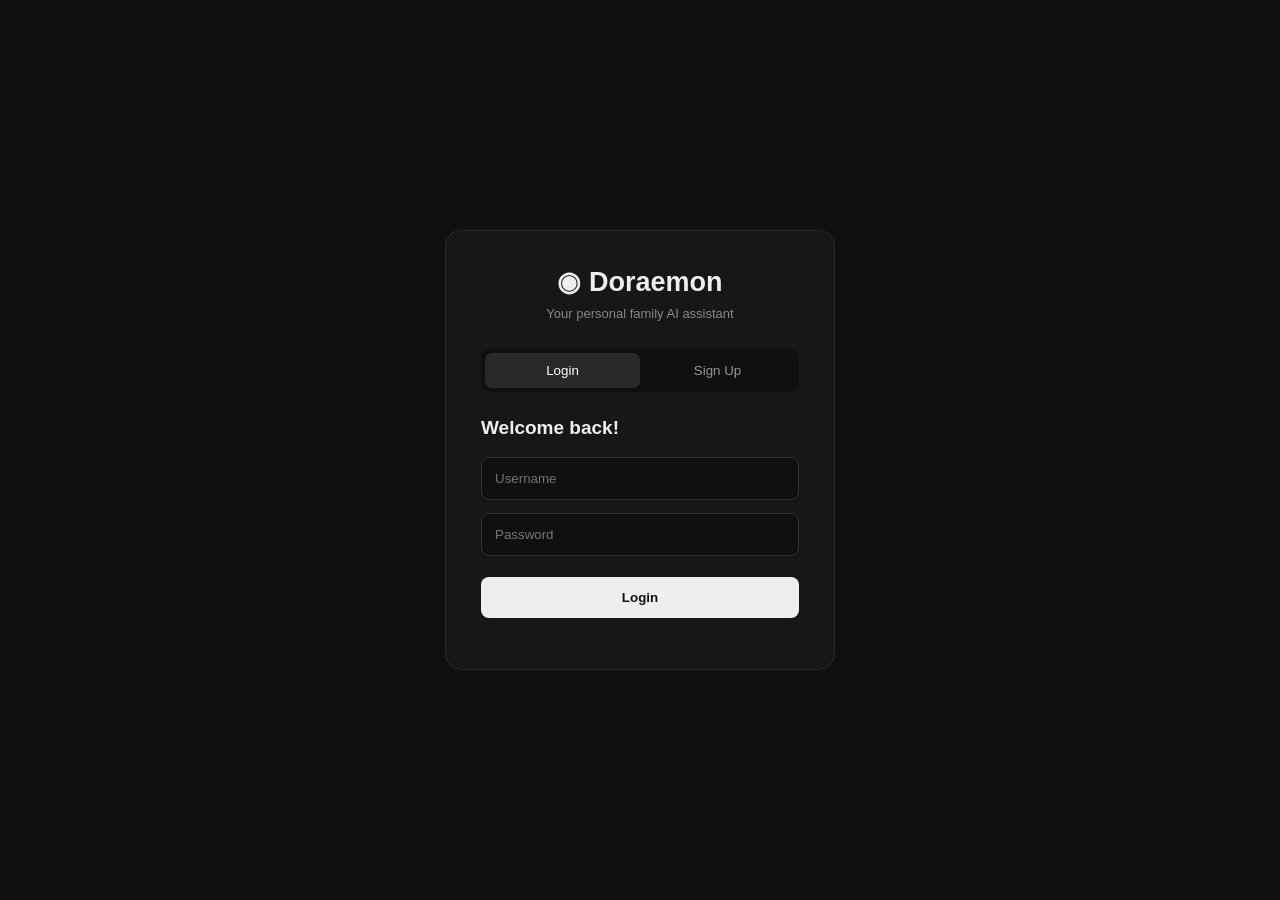
<file: frontend/index.html>
<!DOCTYPE html>
<html lang="en">
<head>
    <meta charset="UTF-8">
    <meta name="viewport" content="width=device-width, initial-scale=1.0">
    <title>Doraemon AI</title>
    <link rel="stylesheet" href="css/style.css">
</head>
<body>

<!-- AUTHENTICATION SCREEN -->
<section id="authScreen" class="auth-screen">
    <div class="auth-card">

        <h1>◉ Doraemon</h1>
        <p class="auth-subtitle">Your personal family AI assistant</p>

        <div class="auth-tabs">
            <button type="button" id="showLoginButton" class="auth-tab active">
                Login
            </button>

            <button type="button" id="showRegisterButton" class="auth-tab">
                Sign Up
            </button>
        </div>

        <form id="loginForm">
            <h2>Welcome back!</h2>

            <input
                type="text"
                id="loginUsername"
                placeholder="Username"
                autocomplete="username"
                required
            >

            <input
                type="password"
                id="loginPassword"
                placeholder="Password"
                autocomplete="current-password"
                required
            >

            <button type="submit" class="auth-submit">
                Login
            </button>
        </form>

        <form id="registerForm" hidden>
            <h2>Create your account</h2>

            <input
                type="text"
                id="registerUsername"
                placeholder="Choose a username"
                autocomplete="username"
                minlength="3"
                maxlength="30"
                required
            >

            <input
                type="password"
                id="registerPassword"
                placeholder="Create a password (minimum 8 characters)"
                autocomplete="new-password"
                minlength="8"
                required
            >

            <button type="submit" class="auth-submit">
                Create Account
            </button>
        </form>

        <p id="authMessage" class="auth-message"></p>

    </div>
</section>


<!-- MAIN CHAT APPLICATION -->
<div class="app" id="app" hidden>

    <aside class="sidebar">

        <h2>◉ Doraemon</h2>

        <button class="new-chat" onclick="clearChat()">
            + New Chat
        </button>

        <p class="sidebar-label">CHAT HISTORY</p>

        <div id="historyList" class="history-list"></div>

        <div class="sidebar-bottom">
            <span id="currentUsername"></span>
            <button id="logoutButton" class="logout-button">
                Logout
            </button>
            <p>Powered by Ollama</p>
        </div>

    </aside>


    <main class="chat-area">

        <header>
            <div>
                <h3>Doraemon</h3>
                <p>Your personal AI assistant</p>
            </div>

            <span class="model">Gemma 3 · 4B</span>
        </header>

        <section class="messages" id="messages">

            <div class="welcome">
                <h1>Hey! I'm Doraemon.</h1>
                <p>What can I help you with today?</p>
            </div>

        </section>

        <form class="input-area" id="chatForm">

            <input
                type="text"
                id="messageInput"
                placeholder="Message Doraemon..."
                autocomplete="off"
                required
            >

            <button type="submit" id="sendButton">➤</button>

        </form>

        <p class="disclaimer">
            Doraemon can make mistakes. Verify important information.
        </p>

    </main>

</div>

<script src="js/app.js"></script>

</body>
</html>
</file>
<file: frontend/css/style.css>
/* ==============================
   GENERAL STYLING
============================== */

* {
    margin: 0;
    padding: 0;
    box-sizing: border-box;
}

[hidden] {
    display: none !important;
}

body {
    background: #101010;
    color: #eee;
    font-family: "Segoe UI", sans-serif;
}

/* ==============================
   MAIN APP LAYOUT
============================== */

.app {
    display: flex;
    height: 100vh;
}

.sidebar {
    width: 260px;
    background: #171717;
    padding: 25px 18px;
    border-right: 1px solid #292929;
    display: flex;
    flex-direction: column;
    flex-shrink: 0;
}

.sidebar h2 {
    font-size: 22px;
    margin-bottom: 30px;
}

.new-chat {
    background: #252525;
    color: white;
    border: 1px solid #383838;
    padding: 12px;
    border-radius: 9px;
    cursor: pointer;
    text-align: left;
}

.new-chat:hover {
    background: #333;
}

.sidebar-label {
    color: #777;
    font-size: 11px;
    margin: 30px 0 12px;
    letter-spacing: 1px;
}

.history-list {
    overflow-y: auto;
}

.history-item {
    padding: 11px;
    border-radius: 7px;
    color: #bbb;
    font-size: 13px;
    cursor: pointer;
    overflow: hidden;
    white-space: nowrap;
    text-overflow: ellipsis;
    margin-bottom: 4px;
}

.history-item:hover,
.history-item.active {
    background: #292929;
    color: white;
}

.sidebar-bottom {
    margin-top: auto;
    color: #777;
    font-size: 12px;
    display: flex;
    flex-direction: column;
    gap: 10px;
}

.logout-button {
    background: #252525;
    color: #ddd;
    border: 1px solid #383838;
    border-radius: 7px;
    padding: 9px;
    cursor: pointer;
    text-align: left;
}

.logout-button:hover {
    background: #333;
}

/* ==============================
   CHAT AREA
============================== */

.chat-area {
    flex: 1;
    display: flex;
    flex-direction: column;
    min-width: 0;
}

header {
    padding: 20px 30px;
    border-bottom: 1px solid #292929;
    display: flex;
    justify-content: space-between;
    align-items: center;
}

header h3 {
    font-size: 17px;
}

header p {
    color: #888;
    font-size: 12px;
    margin-top: 4px;
}

.model {
    color: #aaa;
    font-size: 12px;
    background: #222;
    padding: 8px 12px;
    border-radius: 20px;
}

/* ==============================
   MESSAGES
============================== */

.messages {
    flex: 1;
    overflow-y: auto;
    padding: 30px max(25px, 10%);
}

.welcome {
    text-align: center;
    margin: 18vh auto 0;
}

.welcome h1 {
    font-size: 30px;
    margin-bottom: 12px;
}

.welcome p {
    color: #888;
}

.message {
    max-width: 800px;
    margin: 18px auto;
    padding: 14px 18px;
    border-radius: 12px;
    line-height: 1.6;
    white-space: pre-wrap;
    overflow-wrap: anywhere;
}

.user {
    background: #292929;
    margin-left: auto;
    width: fit-content;
    max-width: 80%;
}

.bot {
    background: #191919;
    border: 1px solid #292929;
    margin-right: auto;
}

/* ==============================
   CHAT INPUT
============================== */

.input-area {
    display: flex;
    max-width: 850px;
    width: calc(100% - 40px);
    margin: 15px auto 8px;
    background: #202020;
    border: 1px solid #383838;
    border-radius: 14px;
    padding: 8px;
}

.input-area input {
    flex: 1;
    min-width: 0;
    background: transparent;
    border: none;
    outline: none;
    color: white;
    padding: 12px;
    font-size: 15px;
}

.input-area button {
    width: 42px;
    border: none;
    border-radius: 10px;
    background: #eee;
    color: #111;
    font-size: 20px;
    cursor: pointer;
}

.input-area button:disabled {
    opacity: .5;
}

.disclaimer {
    text-align: center;
    color: #666;
    font-size: 11px;
    margin-bottom: 15px;
}

/* ==============================
   AUTHENTICATION SCREEN
============================== */

.auth-screen {
    min-height: 100vh;
    display: flex;
    justify-content: center;
    align-items: center;
    padding: 20px;
    background: #101010;
}

.auth-card {
    width: 100%;
    max-width: 390px;
    background: #171717;
    border: 1px solid #292929;
    border-radius: 16px;
    padding: 35px;
}

.auth-card h1 {
    text-align: center;
    font-size: 27px;
    margin-bottom: 8px;
}

.auth-subtitle {
    text-align: center;
    color: #888;
    font-size: 13px;
    margin-bottom: 28px;
}

.auth-tabs {
    display: flex;
    background: #101010;
    border-radius: 9px;
    padding: 4px;
    margin-bottom: 25px;
}

.auth-tab {
    flex: 1;
    background: transparent;
    color: #999;
    border: none;
    padding: 10px;
    border-radius: 7px;
    cursor: pointer;
}

.auth-tab.active {
    background: #292929;
    color: white;
}

.auth-card h2 {
    font-size: 19px;
    margin-bottom: 18px;
}

.auth-card input {
    width: 100%;
    padding: 13px;
    margin-bottom: 13px;
    background: #101010;
    border: 1px solid #333;
    border-radius: 8px;
    color: white;
    outline: none;
}

.auth-card input:focus {
    border-color: #777;
}

.auth-submit {
    width: 100%;
    padding: 13px;
    margin-top: 8px;
    background: #eee;
    color: #111;
    border: none;
    border-radius: 8px;
    font-weight: 600;
    cursor: pointer;
}

.auth-submit:hover {
    background: #ccc;
}

.auth-message {
    font-size: 12px;
    color: #aaa;
    text-align: center;
    margin-top: 16px;
    overflow-wrap: anywhere;
}

.auth-message.error {
    color: #ff7777;
}

/* ==============================
   RESPONSIVE DESIGN
============================== */

@media (max-width: 650px) {
    .sidebar {
        display: none;
    }

    header {
        padding: 16px;
    }

    .messages {
        padding: 20px 12px;
    }

    .welcome h1 {
        font-size: 24px;
    }

    .auth-card {
        padding: 25px;
    }
}




/* CHAT HISTORY ITEMS */

.history-item {
    display: flex;
    align-items: center;
    justify-content: space-between;
    gap: 8px;
}

.history-title {
    flex: 1;
    min-width: 0;
    overflow: hidden;
    text-overflow: ellipsis;
    white-space: nowrap;
}

.delete-chat-button {
    background: transparent;
    border: none;
    color: #999;
    cursor: pointer;
    padding: 6px;
    border-radius: 6px;
    opacity: 1;
    flex-shrink: 0;
    font-size: 15px;
    transition: 0.2s ease;
}

.delete-chat-button:hover {
    color: #ff5555;
    background: rgba(255, 70, 70, 0.12);
}
</file>
